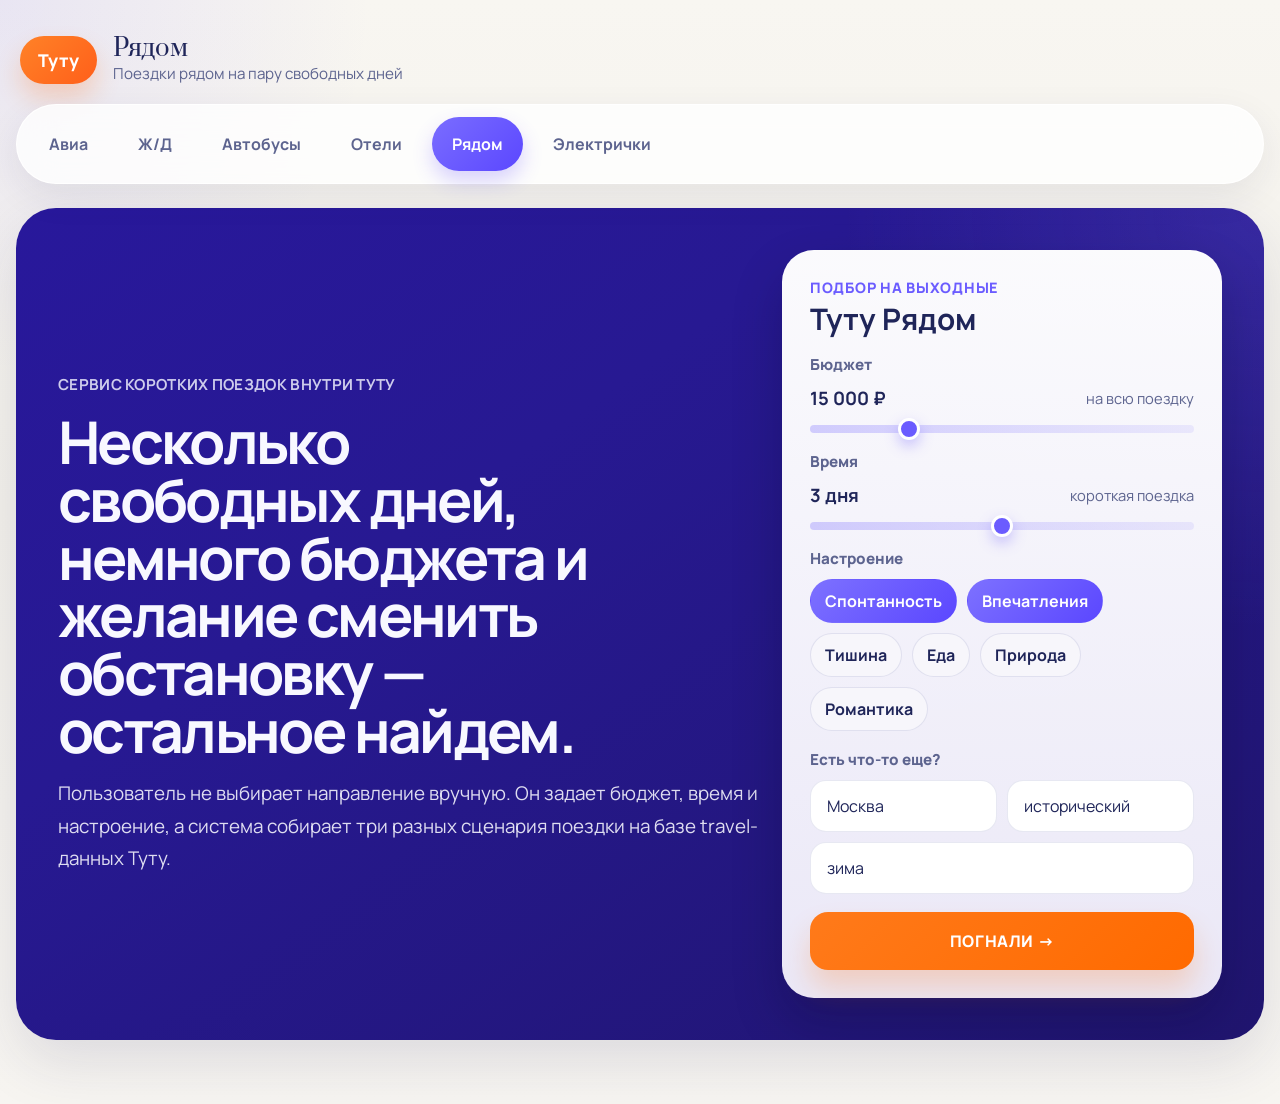
<file: index.html>
<!doctype html>
<html lang="ru">
  <head>
    <meta charset="UTF-8" />
    <meta name="viewport" content="width=device-width, initial-scale=1.0" />
    <title>Туту Рядом</title>
    <meta
      name="description"
      content="Туту Рядом — AI-first сервис коротких поездок по бюджету, времени и настроению."
    />
    <link rel="preconnect" href="https://fonts.googleapis.com" />
    <link rel="preconnect" href="https://fonts.gstatic.com" crossorigin />
    <link
      href="https://fonts.googleapis.com/css2?family=Manrope:wght@400;500;600;700;800&family=Prata&display=swap"
      rel="stylesheet"
    />
    <link rel="stylesheet" href="./styles.css" />
  </head>
  <body>
    <div class="page-shell">
      <header class="topbar">
        <div class="brand-lockup">
          <div class="tutu-logo">Туту</div>
          <div class="brand-copy">
            <span class="brand-name">Рядом</span>
            <p class="brand-subline">Поездки рядом на пару свободных дней</p>
          </div>
        </div>
      </header>

      <nav class="service-tabs" aria-label="Разделы Туту">
        <a href="#" class="service-tab">Авиа</a>
        <a href="#" class="service-tab">Ж/Д</a>
        <a href="#" class="service-tab">Автобусы</a>
        <a href="#" class="service-tab">Отели</a>
        <a href="#" class="service-tab active">Рядом</a>
        <a href="#" class="service-tab">Электрички</a>
      </nav>

      <main>
        <section class="hero">
          <div class="hero-copy">
            <p class="eyebrow">Сервис коротких поездок внутри Туту</p>
            <h1>Несколько свободных дней, немного бюджета и желание сменить обстановку — остальное найдем.</h1>
            <p class="lead">
              Пользователь не выбирает направление вручную. Он задает бюджет, время и настроение, а
              система собирает три разных сценария поездки на базе travel-данных Туту.
            </p>
          </div>

          <aside class="search-panel">
            <div class="panel-top">
              <div>
                <p class="panel-kicker">Подбор на выходные</p>
                <h2>Туту Рядом</h2>
              </div>
            </div>

            <form id="trip-form" class="trip-form">
              <label class="field-group">
                <span class="field-label">Бюджет</span>
                <div class="range-meta">
                  <strong id="budget-value">15 000 ₽</strong>
                  <span>на всю поездку</span>
                </div>
                <input id="budget" type="range" min="7000" max="40000" step="1000" value="15000" />
              </label>

              <label class="field-group">
                <span class="field-label">Время</span>
                <div class="range-meta">
                  <strong id="duration-value">3 дня</strong>
                  <span>короткая поездка</span>
                </div>
                <input id="duration" type="range" min="1" max="5" step="1" value="3" />
              </label>

              <div class="field-group">
                <span class="field-label">Настроение</span>
                <div class="mood-grid" id="mood-grid">
                  <button type="button" class="mood-chip selected" data-mood="Спонтанность">Спонтанность</button>
                  <button type="button" class="mood-chip selected" data-mood="Впечатления">Впечатления</button>
                  <button type="button" class="mood-chip" data-mood="Тишина">Тишина</button>
                  <button type="button" class="mood-chip" data-mood="Еда">Еда</button>
                  <button type="button" class="mood-chip" data-mood="Природа">Природа</button>
                  <button type="button" class="mood-chip" data-mood="Романтика">Романтика</button>
                </div>
              </div>

              <div class="field-group">
                <span class="field-label">Есть что-то еще?</span>
                <div class="prompt-grid">
                  <input type="text" name="prompt-1" value="Москва" placeholder="Откуда или рядом с чем" />
                  <input type="text" name="prompt-2" value="исторический" placeholder="Какой вайб нужен" />
                  <input type="text" name="prompt-3" value="зима" placeholder="Сезон, ограничение или идея" />
                </div>
              </div>

              <button class="cta-button" type="submit">ПОГНАЛИ →</button>
            </form>
          </aside>
        </section>

        <section class="status-board hidden" id="status-board" aria-live="polite">
          <div class="status-line">
            <span class="status-caption">Собираем поездку</span>
            <strong id="status-main">Анализируем ваш запрос</strong>
          </div>
          <div class="status-steps" id="status-steps"></div>
        </section>

        <section class="results hidden" id="results">
          <div class="section-heading">
            <div>
              <p class="eyebrow">Подходящие варианты</p>
              <h2>Три сценария поездки под ваш запрос</h2>
            </div>
            <p class="section-copy">
              Сравните маршруты, темп поездки и бюджет, чтобы выбрать формат, который подходит именно вам.
            </p>
          </div>

          <div class="scenario-grid" id="scenario-grid"></div>
        </section>

        <section class="detail hidden" id="detail">
          <div class="detail-shell">
            <div class="detail-head">
              <div>
                <p class="eyebrow" id="detail-mode">Неочевидный</p>
                <h2 id="detail-city">Переславль-Залесский</h2>
              </div>
              <button class="ghost-button" id="close-detail" type="button">Скрыть</button>
            </div>

            <div class="detail-grid">
              <div class="detail-main">
                <p class="detail-summary" id="detail-summary"></p>

                <div class="metric-row">
                  <article class="metric-card">
                    <span>Бюджет</span>
                    <strong id="detail-budget"></strong>
                  </article>
                  <article class="metric-card">
                    <span>Длительность</span>
                    <strong id="detail-duration"></strong>
                  </article>
                  <article class="metric-card">
                    <span>Транспорт</span>
                    <strong id="detail-transport"></strong>
                  </article>
                  <article class="metric-card">
                    <span>Сценарий fit</span>
                    <strong id="detail-score"></strong>
                  </article>
                </div>

                <div class="timeline-block">
                  <div class="timeline-head">
                    <h3>Как пройдет поездка</h3>
                    <p>Визуальный сценарий поездки, который легко рассказать жюри за 20 секунд.</p>
                  </div>
                  <div class="timeline" id="timeline"></div>
                </div>

                <div class="selection-block">
                  <div class="selection-head">
                    <div>
                      <h3>Где жить и что добавить</h3>
                      <p>Наведите на карточку, чтобы посмотреть фото, и выберите лучший вариант под поездку.</p>
                    </div>
                  </div>

                  <div class="option-group">
                    <div class="option-heading">
                      <h4>Отели</h4>
                      <p>Выбор с ценой за 2 ночи и коротким описанием.</p>
                    </div>
                    <div class="option-grid" id="hotel-grid"></div>
                  </div>

                  <div class="option-group">
                    <div class="option-heading">
                      <h4>Экскурсии</h4>
                      <p>Можно добавить активность прямо в сценарий поездки.</p>
                    </div>
                    <div class="option-grid" id="excursion-grid"></div>
                  </div>
                </div>
              </div>

              <aside class="detail-side">
                <article class="side-card">
                  <h3>Почему этот вариант</h3>
                  <ul id="reason-list" class="reason-list"></ul>
                </article>

                <article class="side-card selected-card">
                  <h3>Выбрано для маршрута</h3>
                  <div class="selected-stack">
                    <div class="selected-item">
                      <span class="selected-label">Отель</span>
                      <strong id="selected-hotel-name">Пока не выбран</strong>
                      <p id="selected-hotel-meta" class="muted">Наведите на карточку и нажмите «Выбрать».</p>
                    </div>
                    <div class="selected-item">
                      <span class="selected-label">Экскурсия</span>
                      <strong id="selected-excursion-name">Пока не выбрана</strong>
                      <p id="selected-excursion-meta" class="muted">Можно оставить маршрут свободным или добавить активность.</p>
                    </div>
                  </div>
                </article>

                <article class="side-card">
                  <h3>Что можно улучшить</h3>
                  <p class="muted">
                    AI не начинает поиск заново, а донастраивает выбранный сценарий под новые пожелания.
                  </p>
                  <textarea id="refine-input" rows="5">Хочу дневной поезд, красивый отель в центре и готов увеличить бюджет максимум до 17 000 ₽.</textarea>
                  <button class="secondary-button" id="refine-button" type="button">ДОПИЛИТЬ МАРШРУТ →</button>
                </article>

                <article class="side-card success-card hidden" id="refine-result">
                  <h3>Маршрут обновлен</h3>
                  <p id="refine-summary"></p>
                </article>
              </aside>
            </div>
          </div>
        </section>
      </main>
    </div>

    <template id="scenario-template">
      <article class="scenario-card">
        <div class="scenario-top">
          <div>
            <p class="scenario-mode"></p>
            <h3 class="scenario-city"></h3>
          </div>
          <span class="scenario-score"></span>
        </div>
        <p class="scenario-copy"></p>
        <div class="scenario-meta"></div>
        <ul class="scenario-reasons"></ul>
        <button class="ghost-button scenario-button" type="button">ПОСМОТРЕТЬ →</button>
      </article>
    </template>

    <template id="option-template">
      <article class="option-card">
        <div class="option-media"></div>
        <div class="option-body">
          <div class="option-top">
            <div>
              <h5 class="option-title"></h5>
              <p class="option-subtitle"></p>
            </div>
            <span class="option-price"></span>
          </div>
          <p class="option-copy"></p>
          <button class="option-button" type="button">Выбрать</button>
        </div>
      </article>
    </template>

    <script src="./app.js"></script>
  </body>
</html>
</file>
<file: styles.css>
:root {
  --bg: #f5f3ee;
  --surface: #ffffff;
  --surface-soft: #f7f6fb;
  --surface-muted: #efedf8;
  --text: #1f2559;
  --text-soft: #5d648f;
  --text-invert: #f8f8ff;
  --border: rgba(88, 92, 166, 0.14);
  --border-strong: rgba(88, 92, 166, 0.3);
  --accent: #6b5cff;
  --accent-deep: #2a1d8f;
  --accent-soft: rgba(107, 92, 255, 0.12);
  --accent-soft-strong: rgba(107, 92, 255, 0.22);
  --cta: #ff7a1a;
  --cta-deep: #e5660d;
  --success: #1f9e69;
  --shadow: 0 22px 60px rgba(34, 33, 92, 0.12);
  --shadow-soft: 0 12px 36px rgba(34, 33, 92, 0.08);
  --radius-xl: 32px;
  --radius-lg: 24px;
  --radius-md: 18px;
  --radius-sm: 14px;
}

*,
*::before,
*::after {
  box-sizing: border-box;
}

html {
  scroll-behavior: smooth;
}

body {
  margin: 0;
  min-width: 320px;
  font-family: "Manrope", sans-serif;
  color: var(--text);
  background:
    radial-gradient(circle at top left, rgba(122, 107, 255, 0.12), transparent 22%),
    linear-gradient(180deg, #f8f6f1 0%, #f3f1eb 46%, #f7f5f1 100%);
}

button,
input,
textarea {
  font: inherit;
}

button {
  cursor: pointer;
}

a {
  color: inherit;
  text-decoration: none;
}

img {
  max-width: 100%;
  display: block;
}

.hidden {
  display: none !important;
}

.page-shell {
  width: min(1280px, calc(100% - 32px));
  margin: 24px auto 64px;
}

.topbar {
  display: flex;
  align-items: center;
  justify-content: space-between;
  gap: 20px;
  padding: 12px 4px 20px;
}

.brand-lockup {
  display: flex;
  align-items: center;
  gap: 16px;
}

.tutu-logo {
  padding: 12px 18px;
  border-radius: 999px;
  background: linear-gradient(135deg, #ff8227 0%, #ff5f1a 100%);
  color: #ffffff;
  font-weight: 800;
  font-size: 1.1rem;
  letter-spacing: 0.02em;
  box-shadow: 0 14px 24px rgba(255, 111, 30, 0.24);
}

.brand-copy {
  display: grid;
  gap: 2px;
}

.brand-name {
  font-family: "Prata", serif;
  font-size: 1.5rem;
  line-height: 1;
}

.brand-subline {
  margin: 0;
  color: var(--text-soft);
  font-size: 0.95rem;
}

.service-tabs {
  display: flex;
  align-items: center;
  gap: 10px;
  flex-wrap: wrap;
  padding: 12px;
  background: rgba(255, 255, 255, 0.78);
  border: 1px solid rgba(255, 255, 255, 0.9);
  border-radius: 999px;
  box-shadow: var(--shadow-soft);
  backdrop-filter: blur(18px);
}

.service-tab {
  padding: 16px 20px;
  border-radius: 999px;
  color: var(--text-soft);
  font-weight: 700;
  transition:
    background-color 180ms ease,
    color 180ms ease,
    transform 180ms ease;
}

.service-tab:hover,
.service-tab:focus-visible {
  color: var(--accent-deep);
  background: rgba(107, 92, 255, 0.08);
  outline: none;
}

.service-tab.active {
  color: #ffffff;
  background: linear-gradient(135deg, #7a6dff 0%, #5b47ff 100%);
  box-shadow: 0 10px 20px rgba(91, 71, 255, 0.24);
}

main {
  display: grid;
  gap: 28px;
  margin-top: 24px;
}

.hero {
  display: grid;
  grid-template-columns: minmax(0, 1.15fr) minmax(360px, 440px);
  gap: 24px;
  align-items: stretch;
  padding: 42px;
  border-radius: 40px;
  background:
    radial-gradient(circle at top right, rgba(124, 109, 255, 0.2), transparent 28%),
    linear-gradient(145deg, #28189b 0%, #271992 35%, #20156f 100%);
  color: var(--text-invert);
  box-shadow: var(--shadow);
  overflow: hidden;
}

.hero-copy {
  display: grid;
  align-content: center;
  gap: 18px;
  padding: 12px 0;
}

.eyebrow {
  margin: 0;
  color: rgba(243, 244, 255, 0.82);
  font-size: 0.95rem;
  font-weight: 700;
  letter-spacing: 0.02em;
  text-transform: uppercase;
}

.hero h1 {
  margin: 0;
  max-width: 14ch;
  font-size: clamp(2.4rem, 4.6vw, 4.55rem);
  line-height: 0.98;
  letter-spacing: -0.045em;
}

.lead {
  margin: 0;
  max-width: 720px;
  color: rgba(248, 248, 255, 0.88);
  font-size: 1.18rem;
  line-height: 1.7;
}

.search-panel {
  align-self: stretch;
  padding: 28px;
  border-radius: var(--radius-xl);
  background:
    linear-gradient(180deg, rgba(255, 255, 255, 0.98), rgba(247, 245, 255, 0.94));
  color: var(--text);
  box-shadow: 0 24px 50px rgba(9, 8, 36, 0.24);
}

.panel-top {
  margin-bottom: 20px;
}

.panel-kicker {
  margin: 0 0 6px;
  color: var(--accent);
  font-size: 0.9rem;
  font-weight: 800;
  letter-spacing: 0.05em;
  text-transform: uppercase;
}

.panel-top h2 {
  margin: 0;
  font-size: 1.85rem;
  line-height: 1.05;
}

.trip-form {
  display: grid;
  gap: 18px;
}

.field-group {
  display: grid;
  gap: 10px;
}

.field-label {
  font-size: 0.95rem;
  font-weight: 800;
  color: var(--text-soft);
}

.range-meta {
  display: flex;
  align-items: center;
  justify-content: space-between;
  gap: 12px;
  color: var(--text-soft);
  font-size: 0.92rem;
}

.range-meta strong {
  color: var(--text);
  font-size: 1.15rem;
}

input[type="range"] {
  width: 100%;
  height: 8px;
  margin: 4px 0 0;
  border-radius: 999px;
  background: linear-gradient(90deg, rgba(107, 92, 255, 0.28), rgba(107, 92, 255, 0.1));
  appearance: none;
  outline: none;
}

input[type="range"]::-webkit-slider-thumb {
  width: 22px;
  height: 22px;
  border: 3px solid #ffffff;
  border-radius: 50%;
  background: var(--accent);
  box-shadow: 0 6px 14px rgba(107, 92, 255, 0.34);
  appearance: none;
}

input[type="range"]::-moz-range-thumb {
  width: 22px;
  height: 22px;
  border: 3px solid #ffffff;
  border-radius: 50%;
  background: var(--accent);
  box-shadow: 0 6px 14px rgba(107, 92, 255, 0.34);
}

.mood-grid,
.prompt-grid {
  display: flex;
  flex-wrap: wrap;
  gap: 10px;
}

.mood-chip {
  padding: 10px 14px;
  border: 1px solid var(--border);
  border-radius: 999px;
  background: var(--surface-soft);
  color: var(--text);
  font-weight: 700;
  transition:
    border-color 180ms ease,
    background-color 180ms ease,
    color 180ms ease,
    transform 180ms ease;
}

.mood-chip:hover,
.mood-chip:focus-visible {
  border-color: var(--accent-soft-strong);
  background: rgba(107, 92, 255, 0.08);
  outline: none;
  transform: translateY(-1px);
}

.mood-chip.selected {
  border-color: transparent;
  background: linear-gradient(135deg, #7d71ff 0%, #5b47ff 100%);
  color: #ffffff;
}

.prompt-grid input,
textarea {
  width: 100%;
  border: 1px solid var(--border);
  border-radius: 16px;
  background: #ffffff;
  color: var(--text);
  outline: none;
  transition:
    border-color 180ms ease,
    box-shadow 180ms ease;
}

.prompt-grid input {
  min-width: 170px;
  flex: 1 1 170px;
  padding: 14px 16px;
}

.prompt-grid input:focus,
textarea:focus {
  border-color: rgba(107, 92, 255, 0.34);
  box-shadow: 0 0 0 4px rgba(107, 92, 255, 0.1);
}

.cta-button,
.secondary-button,
.ghost-button,
.option-button {
  border: 0;
  transition:
    transform 180ms ease,
    box-shadow 180ms ease,
    background-color 180ms ease,
    color 180ms ease;
}

.cta-button {
  padding: 18px 24px;
  border-radius: 18px;
  background: linear-gradient(135deg, var(--cta) 0%, #ff6a00 100%);
  color: #ffffff;
  font-size: 1rem;
  font-weight: 800;
  letter-spacing: 0.04em;
  box-shadow: 0 18px 28px rgba(255, 122, 26, 0.24);
}

.cta-button:hover,
.cta-button:focus-visible {
  transform: translateY(-2px);
  box-shadow: 0 20px 34px rgba(255, 122, 26, 0.3);
  outline: none;
}

.status-board,
.results,
.detail-shell {
  border-radius: 32px;
  background: rgba(255, 255, 255, 0.78);
  border: 1px solid rgba(255, 255, 255, 0.92);
  box-shadow: var(--shadow-soft);
  backdrop-filter: blur(18px);
}

.status-board {
  display: grid;
  gap: 18px;
  padding: 24px 28px;
}

.status-line {
  display: flex;
  flex-wrap: wrap;
  justify-content: space-between;
  gap: 12px;
  align-items: center;
}

.status-caption {
  color: var(--text-soft);
  font-size: 0.92rem;
  font-weight: 700;
  text-transform: uppercase;
  letter-spacing: 0.05em;
}

.status-line strong {
  font-size: 1.2rem;
}

.status-steps {
  display: grid;
  grid-template-columns: repeat(auto-fit, minmax(170px, 1fr));
  gap: 12px;
}

.status-step {
  padding: 14px 16px;
  border-radius: 18px;
  background: var(--surface-soft);
  color: var(--text-soft);
  font-size: 0.95rem;
  font-weight: 700;
}

.status-step.active {
  background: linear-gradient(135deg, rgba(107, 92, 255, 0.16), rgba(107, 92, 255, 0.08));
  color: var(--accent-deep);
  box-shadow: inset 0 0 0 1px rgba(107, 92, 255, 0.18);
}

.results {
  padding: 28px;
}

.section-heading,
.selection-head,
.timeline-head,
.option-heading,
.detail-head {
  display: flex;
  flex-wrap: wrap;
  justify-content: space-between;
  gap: 12px 18px;
  align-items: end;
}

.section-heading h2,
.detail-head h2,
.timeline-head h3,
.selection-head h3,
.option-heading h4,
.side-card h3 {
  margin: 0;
}

.section-copy,
.timeline-head p,
.selection-head p,
.option-heading p,
.muted,
.detail-summary {
  margin: 0;
  color: var(--text-soft);
  line-height: 1.6;
}

.scenario-grid {
  display: grid;
  grid-template-columns: repeat(auto-fit, minmax(280px, 1fr));
  gap: 18px;
  margin-top: 24px;
}

.scenario-card {
  display: grid;
  gap: 18px;
  padding: 22px;
  border-radius: 28px;
  background: linear-gradient(180deg, #ffffff, #f8f7fe);
  border: 1px solid rgba(107, 92, 255, 0.08);
  box-shadow: 0 18px 36px rgba(41, 38, 120, 0.08);
}

.scenario-top {
  display: flex;
  justify-content: space-between;
  gap: 16px;
}

.scenario-mode {
  margin: 0 0 6px;
  color: var(--accent);
  font-size: 0.9rem;
  font-weight: 800;
  letter-spacing: 0.04em;
  text-transform: uppercase;
}

.scenario-city {
  margin: 0;
  font-size: 1.45rem;
}

.scenario-score,
.scenario-meta span,
.selected-label {
  display: inline-flex;
  align-items: center;
  justify-content: center;
  border-radius: 999px;
}

.scenario-score {
  min-width: 94px;
  padding: 10px 12px;
  background: rgba(107, 92, 255, 0.1);
  color: var(--accent-deep);
  font-weight: 800;
}

.scenario-copy {
  margin: 0;
  line-height: 1.65;
}

.scenario-meta {
  display: flex;
  flex-wrap: wrap;
  gap: 10px;
}

.scenario-meta span {
  padding: 8px 12px;
  background: var(--surface-soft);
  color: var(--text-soft);
  font-size: 0.9rem;
  font-weight: 700;
}

.scenario-reasons,
.reason-list {
  display: grid;
  gap: 10px;
  margin: 0;
  padding: 0;
  list-style: none;
}

.scenario-reasons li,
.reason-list li {
  padding-left: 18px;
  position: relative;
  line-height: 1.55;
}

.scenario-reasons li::before,
.reason-list li::before {
  content: "";
  position: absolute;
  left: 0;
  top: 0.7em;
  width: 8px;
  height: 8px;
  border-radius: 50%;
  background: linear-gradient(135deg, #7a6dff, #ff7a1a);
  transform: translateY(-50%);
}

.ghost-button {
  align-self: start;
  padding: 13px 18px;
  border-radius: 16px;
  background: rgba(107, 92, 255, 0.08);
  color: var(--accent-deep);
  font-weight: 800;
}

.ghost-button:hover,
.ghost-button:focus-visible,
.secondary-button:hover,
.secondary-button:focus-visible,
.option-button:hover,
.option-button:focus-visible {
  transform: translateY(-1px);
  outline: none;
}

.detail-shell {
  padding: 30px;
}

.detail-grid {
  display: grid;
  grid-template-columns: minmax(0, 1.45fr) minmax(280px, 0.72fr);
  gap: 24px;
  margin-top: 26px;
}

.detail-main,
.detail-side {
  display: grid;
  gap: 20px;
}

.metric-row {
  display: grid;
  grid-template-columns: repeat(4, minmax(0, 1fr));
  gap: 14px;
}

.metric-card,
.side-card,
.timeline-block,
.selection-block {
  border-radius: 24px;
  background: linear-gradient(180deg, #ffffff, #faf9fe);
  border: 1px solid rgba(107, 92, 255, 0.08);
  box-shadow: 0 14px 28px rgba(33, 31, 95, 0.06);
}

.metric-card {
  display: grid;
  gap: 8px;
  padding: 18px;
}

.metric-card span {
  color: var(--text-soft);
  font-size: 0.88rem;
  font-weight: 700;
  text-transform: uppercase;
  letter-spacing: 0.04em;
}

.metric-card strong {
  font-size: 1.12rem;
}

.timeline-block,
.selection-block,
.side-card {
  padding: 22px;
}

.timeline {
  display: grid;
  grid-template-columns: repeat(auto-fit, minmax(180px, 1fr));
  gap: 14px;
  margin-top: 18px;
}

.timeline-day {
  display: grid;
  gap: 12px;
  padding: 18px;
  border-radius: 22px;
  background: var(--surface-soft);
}

.timeline-day h4 {
  margin: 0;
  font-size: 1.08rem;
}

.timeline-event {
  display: grid;
  grid-template-columns: 62px 1fr;
  gap: 12px;
  align-items: start;
  color: var(--text-soft);
  line-height: 1.5;
}

.timeline-event time {
  color: var(--accent-deep);
  font-weight: 800;
}

.option-group + .option-group {
  margin-top: 22px;
}

.option-grid {
  display: grid;
  grid-template-columns: repeat(auto-fit, minmax(220px, 1fr));
  gap: 16px;
  margin-top: 16px;
}

.option-card {
  overflow: hidden;
  border-radius: 22px;
  background: #ffffff;
  border: 1px solid rgba(107, 92, 255, 0.1);
  box-shadow: 0 14px 28px rgba(33, 31, 95, 0.08);
  transition:
    transform 200ms ease,
    box-shadow 200ms ease,
    border-color 200ms ease;
}

.option-card:hover,
.option-card:focus-within {
  transform: translateY(-4px);
  border-color: rgba(107, 92, 255, 0.24);
  box-shadow: 0 18px 34px rgba(33, 31, 95, 0.12);
}

.option-card.selected {
  border-color: rgba(255, 122, 26, 0.4);
  box-shadow: 0 20px 38px rgba(255, 122, 26, 0.14);
}

.option-media {
  min-height: 178px;
  background-color: #c6c8dd;
  background-position: center;
  background-size: cover;
}

.option-body {
  display: grid;
  gap: 14px;
  padding: 18px;
}

.option-top {
  display: flex;
  justify-content: space-between;
  gap: 14px;
  align-items: start;
}

.option-title {
  margin: 0 0 4px;
  font-size: 1.02rem;
}

.option-subtitle {
  margin: 0;
  color: var(--text-soft);
  font-size: 0.92rem;
}

.option-price {
  flex-shrink: 0;
  padding: 8px 12px;
  border-radius: 999px;
  background: rgba(255, 122, 26, 0.1);
  color: #cf5f0d;
  font-size: 0.92rem;
  font-weight: 800;
}

.option-copy {
  margin: 0;
  color: var(--text-soft);
  line-height: 1.6;
}

.option-button,
.secondary-button {
  padding: 13px 16px;
  border-radius: 16px;
  font-weight: 800;
}

.option-button {
  background: rgba(107, 92, 255, 0.1);
  color: var(--accent-deep);
}

.option-card.selected .option-button {
  background: linear-gradient(135deg, var(--cta) 0%, #ff6a00 100%);
  color: #ffffff;
}

.selected-card {
  background: linear-gradient(180deg, #fef8f2, #ffffff);
}

.selected-stack {
  display: grid;
  gap: 14px;
}

.selected-item {
  display: grid;
  gap: 8px;
  padding: 16px;
  border-radius: 18px;
  background: rgba(255, 255, 255, 0.85);
  border: 1px solid rgba(255, 122, 26, 0.12);
}

.selected-label {
  justify-self: start;
  padding: 6px 10px;
  background: rgba(255, 122, 26, 0.12);
  color: #cf5f0d;
  font-size: 0.78rem;
  font-weight: 800;
  letter-spacing: 0.04em;
  text-transform: uppercase;
}

textarea {
  min-height: 132px;
  resize: vertical;
  padding: 14px 16px;
}

.secondary-button {
  background: rgba(107, 92, 255, 0.12);
  color: var(--accent-deep);
}

.success-card {
  background: linear-gradient(180deg, rgba(31, 158, 105, 0.08), #ffffff);
  border-color: rgba(31, 158, 105, 0.16);
}

@media (max-width: 1120px) {
  .hero,
  .detail-grid {
    grid-template-columns: 1fr;
  }

  .hero h1 {
    max-width: none;
  }

  .search-panel {
    max-width: 520px;
  }

  .metric-row {
    grid-template-columns: repeat(2, minmax(0, 1fr));
  }
}

@media (max-width: 760px) {
  .page-shell {
    width: min(100% - 20px, 1280px);
    margin: 12px auto 36px;
  }

  .topbar {
    padding-bottom: 14px;
  }

  .brand-lockup {
    gap: 12px;
  }

  .brand-name {
    font-size: 1.3rem;
  }

  .service-tabs {
    gap: 8px;
    padding: 8px;
    overflow-x: auto;
    flex-wrap: nowrap;
  }

  .service-tab {
    padding: 14px 16px;
    white-space: nowrap;
  }

  .hero {
    padding: 28px 20px;
    border-radius: 28px;
  }

  .hero h1 {
    font-size: 2.35rem;
  }

  .lead {
    font-size: 1rem;
  }

  .search-panel,
  .results,
  .detail-shell,
  .status-board {
    padding: 20px;
    border-radius: 24px;
  }

  .scenario-grid,
  .option-grid,
  .timeline,
  .status-steps {
    grid-template-columns: 1fr;
  }

  .metric-row {
    grid-template-columns: 1fr;
  }

  .section-heading,
  .detail-head,
  .selection-head,
  .timeline-head,
  .option-heading,
  .status-line,
  .option-top,
  .scenario-top {
    align-items: start;
  }

  .prompt-grid input {
    min-width: 100%;
  }

  .ghost-button,
  .cta-button,
  .secondary-button,
  .option-button {
    width: 100%;
    justify-content: center;
  }

  .timeline-event {
    grid-template-columns: 54px 1fr;
  }
}
</file>
